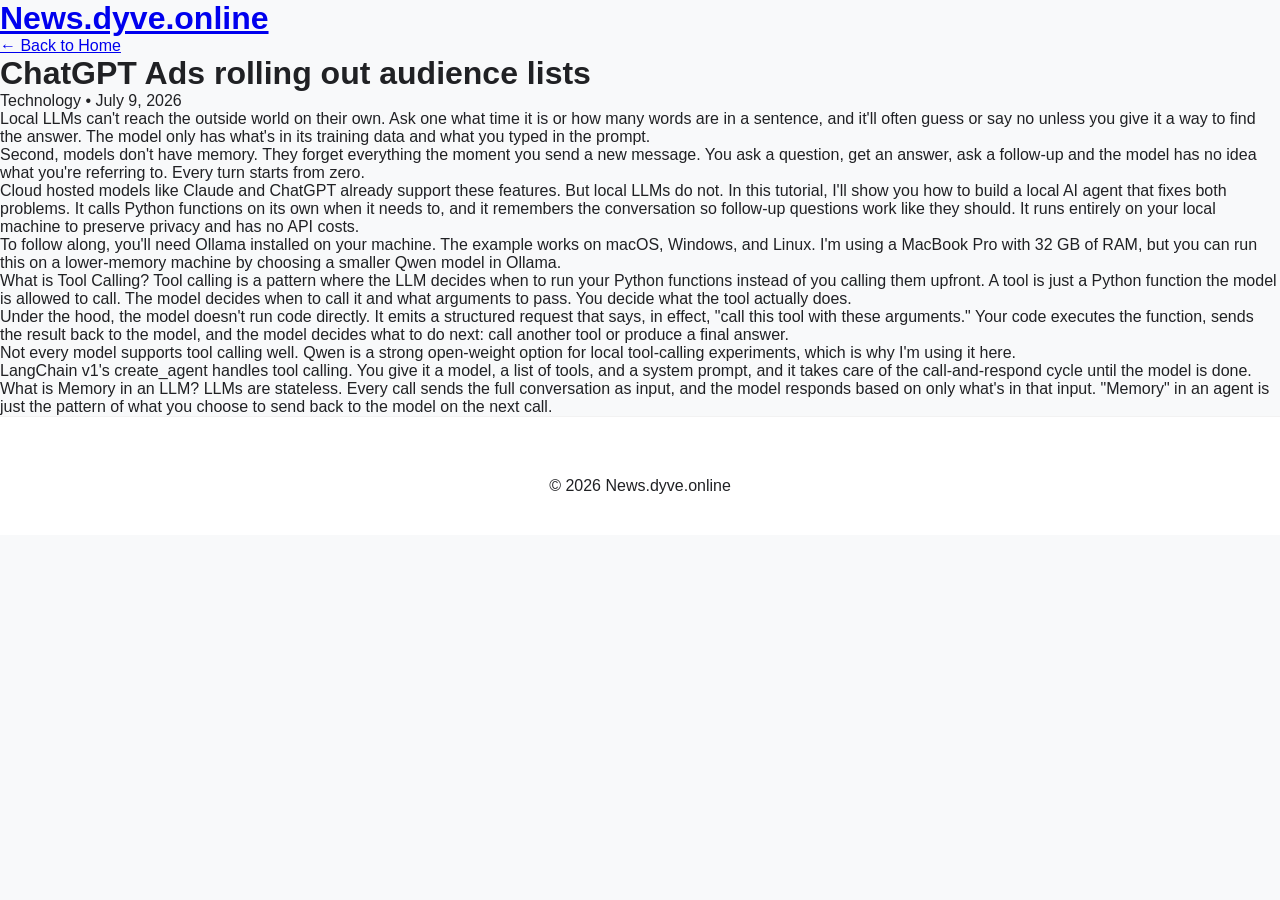
<file: article/chatgpt-ads-rolling-out-audience-lists/index.html>
<!DOCTYPE html>
<html lang="en">
<head>
<meta charset="UTF-8"><meta name="viewport" content="width=device-width,initial-scale=1">
<title>ChatGPT Ads rolling out audience lists | News.dyve.online</title>
<meta name="description" content="Local LLMs can't reach the outside world on their own. Ask one what time it is or how many words are in a sentence, and it'll often guess or say no unless">
<link rel="canonical" href="https://news.dyve.online/article/chatgpt-ads-rolling-out-audience-lists/">
<meta property="og:title" content="ChatGPT Ads rolling out audience lists">
<meta property="og:description" content="Local LLMs can't reach the outside world on their own. Ask one what time it is or how many words are in a sentence, and it'll often guess or say no unless">
<meta property="og:type" content="article">
<meta property="og:url" content="https://news.dyve.online/article/chatgpt-ads-rolling-out-audience-lists/">
<meta property="article:published_time" content="2026-07-09T05:32:09.828Z">
<meta name="twitter:card" content="summary_large_image">
<link rel="stylesheet" href="/style.css">
</head>
<body>
<header><h1><a href="/">News.dyve.online</a></h1></header>
<main class="post">
<a href="/" class="back-link">← Back to Home</a>
<h1>ChatGPT Ads rolling out audience lists</h1>
<div class="meta">Technology &bull; July 9, 2026</div>
<p>Local LLMs can't reach the outside world on their own. Ask one what time it is or how many words are in a sentence, and it'll often guess or say no unless you give it a way to find the answer. The model only has what's in its training data and what you typed in the prompt.</p>
<p>Second, models don't have memory. They forget everything the moment you send a new message. You ask a question, get an answer, ask a follow-up and the model has no idea what you're referring to. Every turn starts from zero.</p>
<p>Cloud hosted models like Claude and ChatGPT already support these features. But local LLMs do not. In this tutorial, I'll show you how to build a local AI agent that fixes both problems. It calls Python functions on its own when it needs to, and it remembers the conversation so follow-up questions work like they should. It runs entirely on your local machine to preserve privacy and has no API costs.</p>
<p>To follow along, you'll need Ollama installed on your machine. The example works on macOS, Windows, and Linux. I'm using a MacBook Pro with 32 GB of RAM, but you can run this on a lower-memory machine by choosing a smaller Qwen model in Ollama.</p>
<p>What is Tool Calling? Tool calling is a pattern where the LLM decides when to run your Python functions instead of you calling them upfront. A tool is just a Python function the model is allowed to call. The model decides when to call it and what arguments to pass. You decide what the tool actually does.</p>
<p>Under the hood, the model doesn't run code directly. It emits a structured request that says, in effect, "call this tool with these arguments." Your code executes the function, sends the result back to the model, and the model decides what to do next: call another tool or produce a final answer.</p>
<p>Not every model supports tool calling well. Qwen is a strong open-weight option for local tool-calling experiments, which is why I'm using it here.</p>
<p>LangChain v1's create_agent handles tool calling. You give it a model, a list of tools, and a system prompt, and it takes care of the call-and-respond cycle until the model is done.</p>
<p>What is Memory in an LLM? LLMs are stateless. Every call sends the full conversation as input, and the model responds based on only what's in that input. "Memory" in an agent is just the pattern of what you choose to send back to the model on the next call.</p>
</main>
<footer>&copy; 2026 News.dyve.online</footer>
</body></html>
</file>
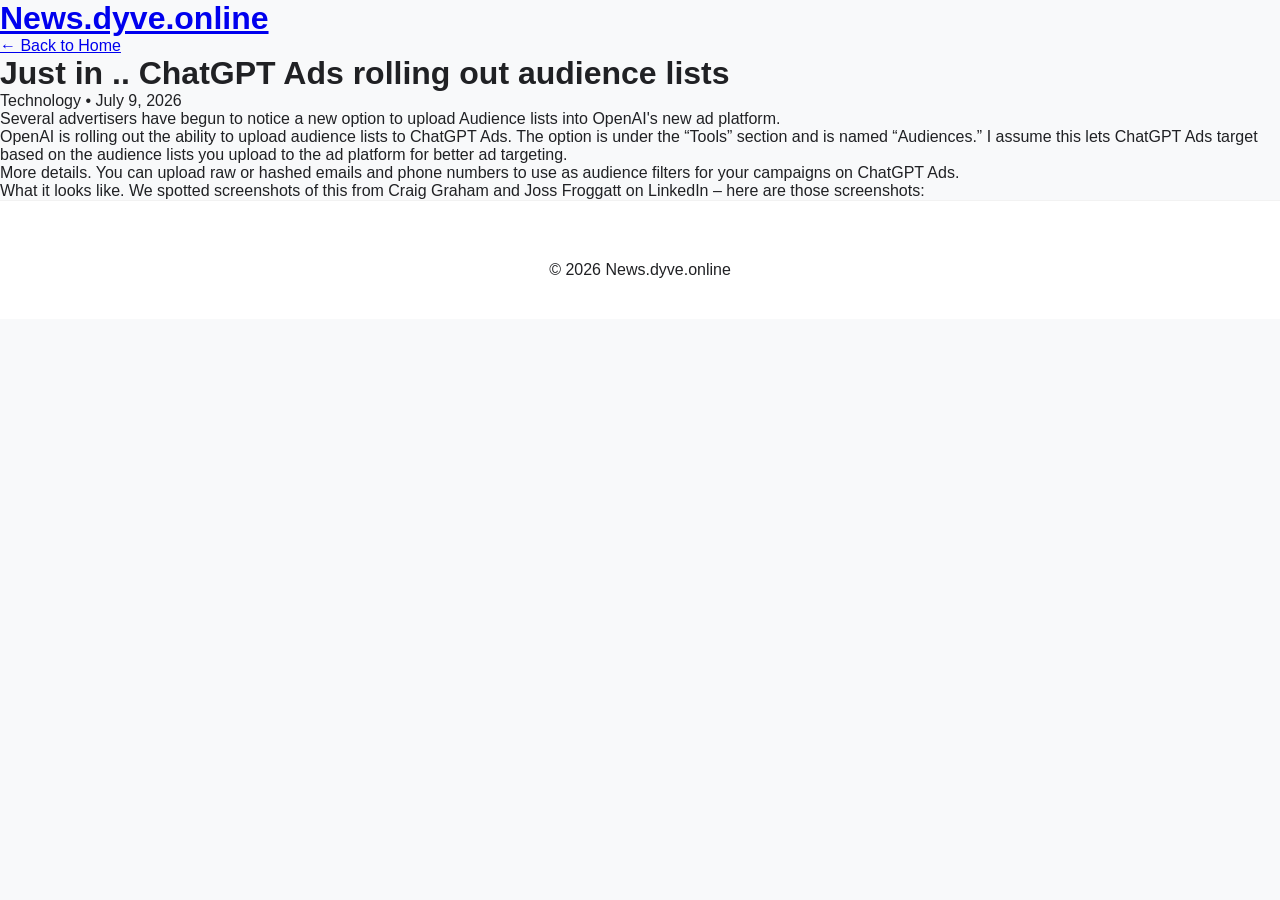
<file: article/just-in-chatgpt-ads-rolling-out-audience-lists/index.html>
<!DOCTYPE html>
<html lang="en">
<head>
<meta charset="UTF-8"><meta name="viewport" content="width=device-width,initial-scale=1">
<title>Just in .. ChatGPT Ads rolling out audience lists | News.dyve.online</title>
<meta name="description" content="Several advertisers have begun to notice a new option to upload Audience lists into OpenAI's new ad platform.OpenAI is rolling out the ability to upload au">
<link rel="canonical" href="https://news.dyve.online/article/just-in-chatgpt-ads-rolling-out-audience-lists/">
<meta property="og:title" content="Just in .. ChatGPT Ads rolling out audience lists">
<meta property="og:description" content="Several advertisers have begun to notice a new option to upload Audience lists into OpenAI's new ad platform.OpenAI is rolling out the ability to upload au">
<meta property="og:type" content="article">
<meta property="og:url" content="https://news.dyve.online/article/just-in-chatgpt-ads-rolling-out-audience-lists/">
<meta property="article:published_time" content="2026-07-09T05:45:05.908Z">
<meta name="twitter:card" content="summary_large_image">
<link rel="stylesheet" href="/style.css">
</head>
<body>
<header><h1><a href="/">News.dyve.online</a></h1></header>
<main class="post">
<a href="/" class="back-link">← Back to Home</a>
<h1>Just in .. ChatGPT Ads rolling out audience lists</h1>
<div class="meta">Technology &bull; July 9, 2026</div>
<p>Several advertisers have begun to notice a new option to upload Audience lists into OpenAI's new ad platform.</p>
<p>OpenAI is rolling out the ability to upload audience lists to ChatGPT Ads. The option is under the “Tools” section and is named “Audiences.” I assume this lets ChatGPT Ads target based on the audience lists you upload to the ad platform for better ad targeting.</p>
<p>More details. You can upload raw or hashed emails and phone numbers to use as audience filters for your campaigns on ChatGPT Ads.</p>
<p>What it looks like. We spotted screenshots of this from Craig Graham and Joss Froggatt on LinkedIn – here are those screenshots:</p>
</main>
<footer>&copy; 2026 News.dyve.online</footer>
</body></html>
</file>
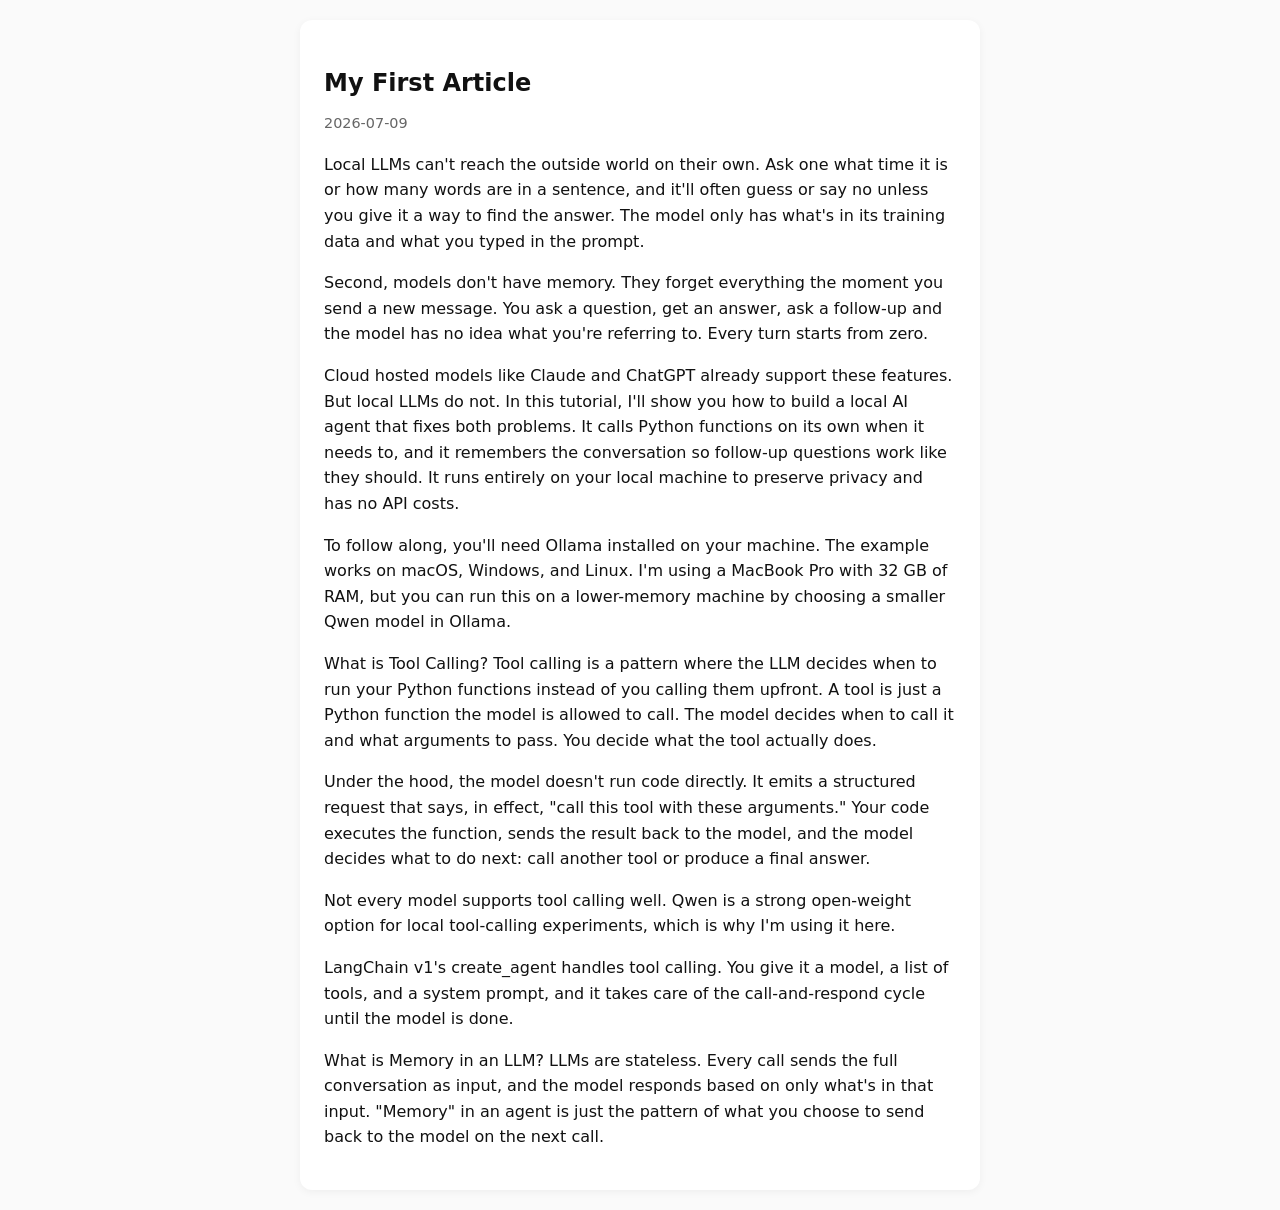
<file: article/my-first-article/index.html>
<!DOCTYPE html>
<html lang="en">
<head>
<meta charset="UTF-8"><meta name="viewport" content="width=device-width,initial-scale=1">
<title>My First Article</title>
<meta name="description" content="Local LLMs can't reach the outside world on their own. Ask one what time it is or how many words are in a sentence, and it'll often guess or say no unless">
<meta name="robots" content="index, follow">
<link rel="canonical" href="https://Jonatt-001.github.io/my-mobile-blog/article/my-first-article/">
<meta property="og:title" content="My First Article">
<meta property="og:description" content="Local LLMs can't reach the outside world on their own. Ask one what time it is or how many words are in a sentence, and it'll often guess or say no unless">
<meta property="og:type" content="article">
<meta property="article:published_time" content="2026-07-09">
<meta name="twitter:card" content="summary_large_image">
<script type="application/ld+json">{"@context":"https://schema.org","@type":"Article","headline":"My First Article","datePublished":"2026-07-09","author":{"@type":"Organization","name":"Jonatt-001"},"publisher":{"@type":"Organization","name":"Jonatt-001"}}</script>
<style>body{font-family:system-ui;max-width:680px;margin:0 auto;padding:20px;line-height:1.6;color:#111;background:#fafafa}h1{margin-bottom:8px}time{color:#666;font-size:0.9rem}article{background:#fff;padding:24px;border-radius:12px;box-shadow:0 2px 8px rgba(0,0,0,0.05)}a{color:#0969da}img{max-width:100%}</style>
</head><body><article><h1>My First Article</h1><time>2026-07-09</time><div><p>Local LLMs can't reach the outside world on their own. Ask one what time it is or how many words are in a sentence, and it'll often guess or say no unless you give it a way to find the answer. The model only has what's in its training data and what you typed in the prompt.</p>
<p>Second, models don't have memory. They forget everything the moment you send a new message. You ask a question, get an answer, ask a follow-up and the model has no idea what you're referring to. Every turn starts from zero.</p>
<p>Cloud hosted models like Claude and ChatGPT already support these features. But local LLMs do not. In this tutorial, I'll show you how to build a local AI agent that fixes both problems. It calls Python functions on its own when it needs to, and it remembers the conversation so follow-up questions work like they should. It runs entirely on your local machine to preserve privacy and has no API costs.</p>
<p>To follow along, you'll need Ollama installed on your machine. The example works on macOS, Windows, and Linux. I'm using a MacBook Pro with 32 GB of RAM, but you can run this on a lower-memory machine by choosing a smaller Qwen model in Ollama.</p>
<p>What is Tool Calling?
Tool calling is a pattern where the LLM decides when to run your Python functions instead of you calling them upfront. A tool is just a Python function the model is allowed to call. The model decides when to call it and what arguments to pass. You decide what the tool actually does.</p>
<p>Under the hood, the model doesn't run code directly. It emits a structured request that says, in effect, "call this tool with these arguments." Your code executes the function, sends the result back to the model, and the model decides what to do next: call another tool or produce a final answer.</p>
<p>Not every model supports tool calling well. Qwen is a strong open-weight option for local tool-calling experiments, which is why I'm using it here.</p>
<p>LangChain v1's create_agent handles tool calling. You give it a model, a list of tools, and a system prompt, and it takes care of the call-and-respond cycle until the model is done.</p>
<p>What is Memory in an LLM?
LLMs are stateless. Every call sends the full conversation as input, and the model responds based on only what's in that input. "Memory" in an agent is just the pattern of what you choose to send back to the model on the next call.</p></div></article></body></html>
</file>
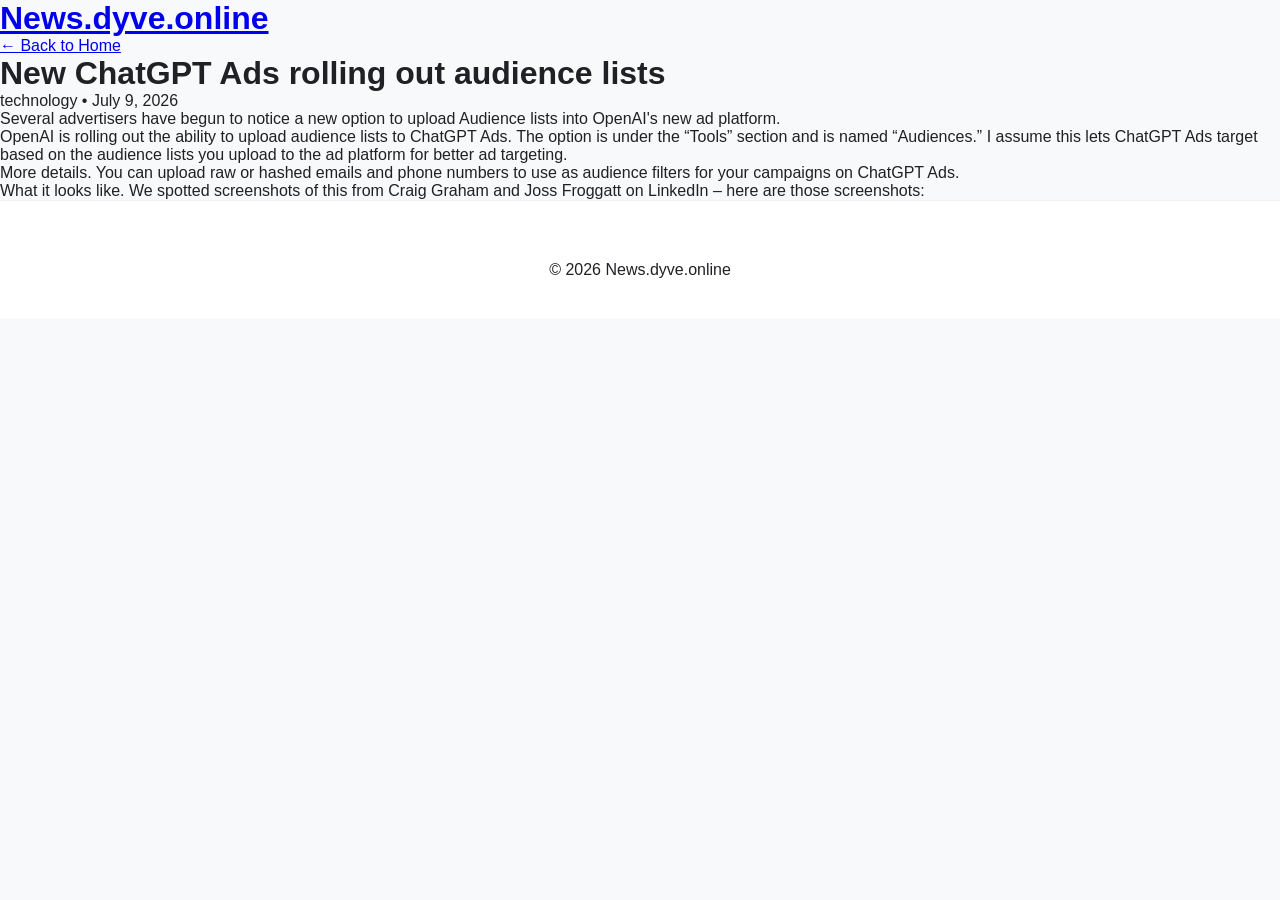
<file: article/new-chatgpt-ads-rolling-out-audience-lists/index.html>
<!DOCTYPE html>
<html lang="en">
<head>
<meta charset="UTF-8"><meta name="viewport" content="width=device-width,initial-scale=1">
<title>New ChatGPT Ads rolling out audience lists | News.dyve.online</title>
<meta name="description" content="Several advertisers have begun to notice a new option to upload Audience lists into OpenAI's new ad platform.OpenAI is rolling out the ability to upload au">
<link rel="canonical" href="https://news.dyve.online/article/new-chatgpt-ads-rolling-out-audience-lists/">
<meta property="og:title" content="New ChatGPT Ads rolling out audience lists">
<meta property="og:description" content="Several advertisers have begun to notice a new option to upload Audience lists into OpenAI's new ad platform.OpenAI is rolling out the ability to upload au">
<meta property="og:type" content="article">
<meta property="og:url" content="https://news.dyve.online/article/new-chatgpt-ads-rolling-out-audience-lists/">
<meta property="article:published_time" content="2026-07-09T05:42:40.743Z">
<meta name="twitter:card" content="summary_large_image">
<link rel="stylesheet" href="/style.css">
</head>
<body>
<header><h1><a href="/">News.dyve.online</a></h1></header>
<main class="post">
<a href="/" class="back-link">← Back to Home</a>
<h1>New ChatGPT Ads rolling out audience lists</h1>
<div class="meta">technology &bull; July 9, 2026</div>
<p>Several advertisers have begun to notice a new option to upload Audience lists into OpenAI's new ad platform.</p>
<p>OpenAI is rolling out the ability to upload audience lists to ChatGPT Ads. The option is under the “Tools” section and is named “Audiences.” I assume this lets ChatGPT Ads target based on the audience lists you upload to the ad platform for better ad targeting.</p>
<p>More details. You can upload raw or hashed emails and phone numbers to use as audience filters for your campaigns on ChatGPT Ads.</p>
<p>What it looks like. We spotted screenshots of this from Craig Graham and Joss Froggatt on LinkedIn – here are those screenshots:</p>
</main>
<footer>&copy; 2026 News.dyve.online</footer>
</body></html>
</file>
<file: style.css>
* {
            margin: 0;
            padding: 0;
            box-sizing: border-box;
        }

        body {
            font-family: 'Google Sans', -apple-system, BlinkMacSystemFont, 'Segoe UI', Roboto, sans-serif;
            background: #f8f9fa;
            color: #202124;
            overflow-x: hidden;
            -webkit-font-smoothing: antialiased;
        }

        /* Navigation */
        nav {
            position: fixed;
            top: 0;
            left: 0;
            right: 0;
            z-index: 1000;
            padding: 16px 24px;
            display: flex;
            justify-content: space-between;
            align-items: center;
            background: rgba(255, 255, 255, 0.8);
            backdrop-filter: blur(20px);
            -webkit-backdrop-filter: blur(20px);
            border-bottom: 1px solid rgba(0, 0, 0, 0.05);
        }

        .nav-logo {
            font-size: 20px;
            font-weight: 500;
            color: #202124;
            text-decoration: none;
            letter-spacing: -0.5px;
        }

        .nav-links {
            display: flex;
            gap: 32px;
            list-style: none;
        }

        .nav-links a {
            color: #5f6368;
            text-decoration: none;
            font-size: 15px;
            font-weight: 400;
            transition: color 0.2s;
        }

        .nav-links a:hover {
            color: #202124;
        }

        .nav-cta {
            background: #1a73e8;
            color: white;
            padding: 10px 24px;
            border-radius: 20px;
            text-decoration: none;
            font-size: 14px;
            font-weight: 500;
            transition: all 0.2s;
        }

        .nav-cta:hover {
            background: #1557b0;
            transform: translateY(-1px);
        }

        /* Floating Shapes */
        .floating-shapes {
            position: fixed;
            top: 0;
            left: 0;
            width: 100%;
            height: 100%;
            pointer-events: none;
            z-index: 1;
            overflow: hidden;
        }

        .shape {
            position: absolute;
            opacity: 0.03;
            animation: float 20s infinite ease-in-out;
        }

        .shape--hexagon {
            top: 10%;
            right: 5%;
            width: 300px;
            height: 300px;
        }

        .shape--circle {
            top: 60%;
            left: 5%;
            width: 250px;
            height: 250px;
            animation-delay: -5s;
        }

        .shape--square {
            bottom: 10%;
            right: 15%;
            width: 200px;
            height: 200px;
            animation-delay: -10s;
        }

        @keyframes float {
            0%, 100% { transform: translate(0, 0) rotate(0deg); }
            25% { transform: translate(20px, -30px) rotate(5deg); }
            50% { transform: translate(-20px, 20px) rotate(-5deg); }
            75% { transform: translate(30px, 30px) rotate(5deg); }
        }

        /* Hero Section */
        .hero {
            padding: 140px 24px 80px;
            max-width: 1200px;
            margin: 0 auto;
            position: relative;
            z-index: 2;
        }

        .hero-content {
            max-width: 800px;
        }

        .hero-label {
            display: inline-flex;
            align-items: center;
            gap: 8px;
            background: rgba(26, 115, 232, 0.1);
            color: #1a73e8;
            padding: 8px 16px;
            border-radius: 20px;
            font-size: 13px;
            font-weight: 500;
            margin-bottom: 24px;
        }

        .hero-label::before {
            content: '';
            width: 8px;
            height: 8px;
            background: #1a73e8;
            border-radius: 50%;
            animation: pulse 2s infinite;
        }

        @keyframes pulse {
            0%, 100% { opacity: 1; }
            50% { opacity: 0.5; }
        }

        .hero h1 {
            font-size: 64px;
            font-weight: 400;
            line-height: 1.1;
            letter-spacing: -2px;
            margin-bottom: 24px;
            color: #202124;
        }

        .hero-subtitle {
            font-size: 20px;
            line-height: 1.6;
            color: #5f6368;
            margin-bottom: 40px;
            max-width: 600px;
        }

        .hero-cta {
            display: inline-flex;
            align-items: center;
            gap: 8px;
            background: #202124;
            color: white;
            padding: 16px 32px;
            border-radius: 28px;
            text-decoration: none;
            font-size: 16px;
            font-weight: 500;
            transition: all 0.3s;
        }

        .hero-cta:hover {
            background: #000;
            transform: translateY(-2px);
            box-shadow: 0 8px 24px rgba(0, 0, 0, 0.15);
        }

        .hero-cta svg {
            transition: transform 0.3s;
        }

        .hero-cta:hover svg {
            transform: translateX(4px);
        }

        /* News Feed */
        .news-feed {
            max-width: 1200px;
            margin: 0 auto;
            padding: 0 24px 80px;
            position: relative;
            z-index: 2;
        }

        .section-header {
            display: flex;
            justify-content: space-between;
            align-items: center;
            margin-bottom: 48px;
        }

        .section-title {
            font-size: 32px;
            font-weight: 400;
            color: #202124;
            letter-spacing: -1px;
        }

        .filter-tabs {
            display: flex;
            gap: 8px;
        }

        .filter-tab {
            padding: 8px 20px;
            border-radius: 20px;
            border: none;
            background: white;
            color: #5f6368;
            font-size: 14px;
            font-weight: 500;
            cursor: pointer;
            transition: all 0.2s;
        }

        .filter-tab:hover {
            background: #e8eaed;
        }

        .filter-tab.active {
            background: #202124;
            color: white;
        }

        .articles-grid {
            display: grid;
            grid-template-columns: repeat(auto-fill, minmax(350px, 1fr));
            gap: 24px;
        }

        .article-card {
            background: white;
            border-radius: 24px;
            padding: 32px;
            text-decoration: none;
            color: inherit;
            display: block;
            transition: all 0.3s cubic-bezier(0.4, 0, 0.2, 1);
            border: 1px solid rgba(0, 0, 0, 0.05);
            position: relative;
            overflow: hidden;
        }

        .article-card::before {
            content: '';
            position: absolute;
            top: 0;
            left: 0;
            right: 0;
            height: 4px;
            background: linear-gradient(90deg, #1a73e8, #34a853, #fbbc04, #ea4335);
            transform: scaleX(0);
            transform-origin: left;
            transition: transform 0.3s;
        }

        .article-card:hover {
            transform: translateY(-8px);
            box-shadow: 0 12px 40px rgba(0, 0, 0, 0.08);
        }

        .article-card:hover::before {
            transform: scaleX(1);
        }


        .article-image {
            width: 100%;
            height: 200px;
            object-fit: cover;
            border-radius: 16px;
            margin-bottom: 20px;
            background: #f1f3f4;
        }

        .article-card.no-image .article-image {
            display: none;
        }



        .article-category {
            display: inline-block;
            padding: 6px 14px;
            background: #f1f3f4;
            color: #5f6368;
            border-radius: 16px;
            font-size: 12px;
            font-weight: 500;
            margin-bottom: 16px;
            text-transform: uppercase;
            letter-spacing: 0.5px;
        }

        .article-card h2 {
            font-size: 24px;
            font-weight: 500;
            line-height: 1.3;
            margin-bottom: 12px;
            color: #202124;
            letter-spacing: -0.5px;
        }

        .article-excerpt {
            font-size: 15px;
            line-height: 1.6;
            color: #5f6368;
            margin-bottom: 24px;
        }

        .article-meta {
            display: flex;
            justify-content: space-between;
            align-items: center;
            padding-top: 20px;
            border-top: 1px solid #e8eaed;
        }

        .article-date {
            font-size: 13px;
            color: #9aa0a6;
            font-weight: 400;
        }

        .read-more {
            display: inline-flex;
            align-items: center;
            gap: 6px;
            color: #1a73e8;
            font-size: 14px;
            font-weight: 500;
            transition: gap 0.2s;
        }

        .article-card:hover .read-more {
            gap: 10px;
        }

        .no-articles {
            text-align: center;
            padding: 80px 24px;
            background: white;
            border-radius: 24px;
            border: 1px solid rgba(0, 0, 0, 0.05);
        }

        .no-articles p {
            font-size: 18px;
            color: #5f6368;
            margin-bottom: 24px;
        }

        .no-articles a {
            display: inline-flex;
            align-items: center;
            gap: 8px;
            background: #202124;
            color: white;
            padding: 14px 28px;
            border-radius: 24px;
            text-decoration: none;
            font-weight: 500;
            transition: all 0.2s;
        }

        .no-articles a:hover {
            background: #000;
            transform: translateY(-2px);
        }

        /* Footer */
        footer {
            background: white;
            padding: 60px 24px 40px;
            text-align: center;
            position: relative;
            z-index: 2;
            border-top: 1px solid rgba(0, 0, 0, 0.05);
        }

        .footer-content {
            max-width: 1200px;
            margin: 0 auto;
        }

        .footer-logo {
            font-size: 24px;
            font-weight: 500;
            color: #202124;
            margin-bottom: 16px;
            letter-spacing: -0.5px;
        }

        .footer-text {
            font-size: 14px;
            color: #5f6368;
            margin-bottom: 24px;
        }

        .footer-links {
            display: flex;
            justify-content: center;
            gap: 32px;
            margin-bottom: 32px;
        }

        .footer-links a {
            color: #5f6368;
            text-decoration: none;
            font-size: 14px;
            transition: color 0.2s;
        }

        .footer-links a:hover {
            color: #202124;
        }

        .footer-bottom {
            padding-top: 32px;
            border-top: 1px solid #e8eaed;
            font-size: 13px;
            color: #9aa0a6;
        }

        /* Mobile Responsive */
        @media (max-width: 768px) {
            nav {
                padding: 12px 16px;
            }

            .nav-links {
                display: none;
            }

            .hero {
                padding: 120px 16px 60px;
            }

            .hero h1 {
                font-size: 42px;
                letter-spacing: -1.5px;
            }

            .hero-subtitle {
                font-size: 17px;
            }

            .section-header {
                flex-direction: column;
                align-items: flex-start;
                gap: 20px;
            }

            .filter-tabs {
                width: 100%;
                overflow-x: auto;
                padding-bottom: 8px;
            }

            .articles-grid {
                grid-template-columns: 1fr;
                gap: 16px;
            }

            .article-card {
                padding: 24px;
            }

            .article-card h2 {
                font-size: 20px;
            }

            .shape {
                opacity: 0.02;
            }

            .shape--hexagon {
                width: 200px;
                height: 200px;
            }

            .shape--circle {
                width: 180px;
                height: 180px;
            }

            .shape--square {
                width: 150px;
                height: 150px;
            }
        }

        /* Loading Animation */
        .article-card {
            animation: fadeInUp 0.6s ease forwards;
            opacity: 0;
        }

        .article-card:nth-child(1) { animation-delay: 0.1s; }
        .article-card:nth-child(2) { animation-delay: 0.2s; }
        .article-card:nth-child(3) { animation-delay: 0.3s; }
        .article-card:nth-child(4) { animation-delay: 0.4s; }

        @keyframes fadeInUp {
            from {
                opacity: 0;
                transform: translateY(20px);
            }
            to {
                opacity: 1;
                transform: translateY(0);
            }
        }
</file>
